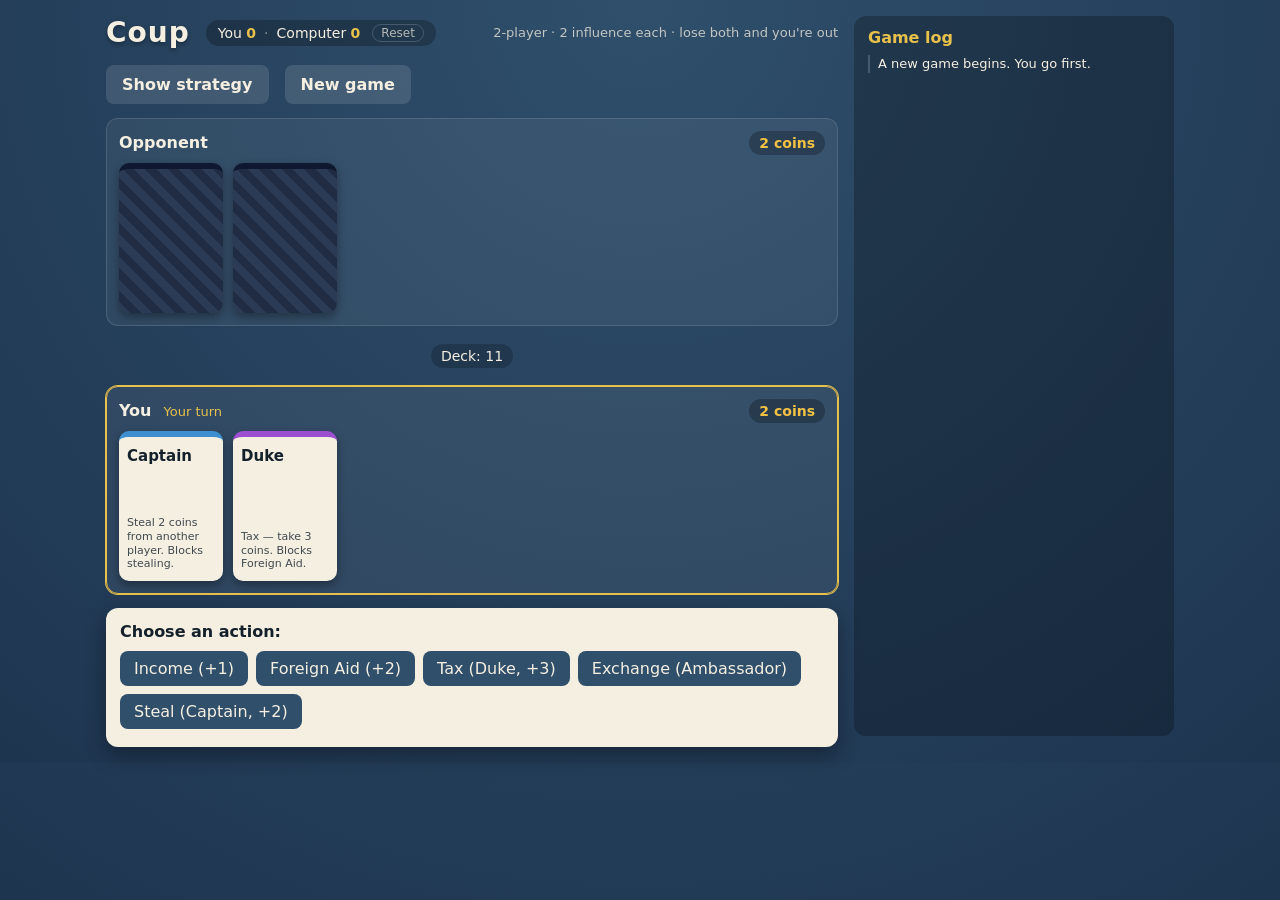
<file: coup/index.html>
<!DOCTYPE html><html lang="en"><head><meta charSet="utf-8"/><meta name="viewport" content="width=device-width, initial-scale=1"/><link rel="stylesheet" href="/coup/_next/static/css/924374eb05aea1cf.css" data-precedence="next"/><link rel="preload" as="script" fetchPriority="low" href="/coup/_next/static/chunks/webpack-d828b237a8eccf3f.js"/><script src="/coup/_next/static/chunks/fd9d1056-95542c12c8153870.js" async=""></script><script src="/coup/_next/static/chunks/23-82697db9ba3133ac.js" async=""></script><script src="/coup/_next/static/chunks/main-app-3fcb7fe4db516190.js" async=""></script><script src="/coup/_next/static/chunks/app/page-fb59030d301a53aa.js" async=""></script><title>Coup</title><meta name="description" content="Play Coup against a computer opponent."/><script src="/coup/_next/static/chunks/polyfills-78c92fac7aa8fdd8.js" noModule=""></script></head><body><main class="layout"><section class="board"><header class="header"><h1>Coup</h1><span class="header__sub">Dealing cards…</span></header></section></main><script src="/coup/_next/static/chunks/webpack-d828b237a8eccf3f.js" async=""></script><script>(self.__next_f=self.__next_f||[]).push([0]);self.__next_f.push([2,null])</script><script>self.__next_f.push([1,"1:HL[\"/coup/_next/static/css/924374eb05aea1cf.css\",\"style\"]\n"])</script><script>self.__next_f.push([1,"2:I[5751,[],\"\"]\n4:I[5582,[\"931\",\"static/chunks/app/page-fb59030d301a53aa.js\"],\"default\"]\n5:I[9275,[],\"\"]\n6:I[1343,[],\"\"]\n8:I[6130,[],\"\"]\n9:[]\n0:[[[\"$\",\"link\",\"0\",{\"rel\":\"stylesheet\",\"href\":\"/coup/_next/static/css/924374eb05aea1cf.css\",\"precedence\":\"next\",\"crossOrigin\":\"$undefined\"}]],[\"$\",\"$L2\",null,{\"buildId\":\"2GOUs_UxoMttyYQdYbypd\",\"assetPrefix\":\"/coup\",\"initialCanonicalUrl\":\"/\",\"initialTree\":[\"\",{\"children\":[\"__PAGE__\",{}]},\"$undefined\",\"$undefined\",true],\"initialSeedData\":[\"\",{\"children\":[\"__PAGE__\",{},[[\"$L3\",[\"$\",\"$L4\",null,{}]],null],null]},[[\"$\",\"html\",null,{\"lang\":\"en\",\"children\":[\"$\",\"body\",null,{\"children\":[\"$\",\"$L5\",null,{\"parallelRouterKey\":\"children\",\"segmentPath\":[\"children\"],\"error\":\"$undefined\",\"errorStyles\":\"$undefined\",\"errorScripts\":\"$undefined\",\"template\":[\"$\",\"$L6\",null,{}],\"templateStyles\":\"$undefined\",\"templateScripts\":\"$undefined\",\"notFound\":[[\"$\",\"title\",null,{\"children\":\"404: This page could not be found.\"}],[\"$\",\"div\",null,{\"style\":{\"fontFamily\":\"system-ui,\\\"Segoe UI\\\",Roboto,Helvetica,Arial,sans-serif,\\\"Apple Color Emoji\\\",\\\"Segoe UI Emoji\\\"\",\"height\":\"100vh\",\"textAlign\":\"center\",\"display\":\"flex\",\"flexDirection\":\"column\",\"alignItems\":\"center\",\"justifyContent\":\"center\"},\"children\":[\"$\",\"div\",null,{\"children\":[[\"$\",\"style\",null,{\"dangerouslySetInnerHTML\":{\"__html\":\"body{color:#000;background:#fff;margin:0}.next-error-h1{border-right:1px solid rgba(0,0,0,.3)}@media (prefers-color-scheme:dark){body{color:#fff;background:#000}.next-error-h1{border-right:1px solid rgba(255,255,255,.3)}}\"}}],[\"$\",\"h1\",null,{\"className\":\"next-error-h1\",\"style\":{\"display\":\"inline-block\",\"margin\":\"0 20px 0 0\",\"padding\":\"0 23px 0 0\",\"fontSize\":24,\"fontWeight\":500,\"verticalAlign\":\"top\",\"lineHeight\":\"49px\"},\"children\":\"404\"}],[\"$\",\"div\",null,{\"style\":{\"display\":\"inline-block\"},\"children\":[\"$\",\"h2\",null,{\"style\":{\"fontSize\":14,\"fontWeight\":400,\"lineHeight\":\"49px\",\"margin\":0},\"children\":\"This page could not be found.\"}]}]]}]}]],\"notFoundStyles\":[],\"styles\":null}]}]}],null],null],\"couldBeIntercepted\":false,\"initialHe"])</script><script>self.__next_f.push([1,"ad\":[null,\"$L7\"],\"globalErrorComponent\":\"$8\",\"missingSlots\":\"$W9\"}]]\n"])</script><script>self.__next_f.push([1,"7:[[\"$\",\"meta\",\"0\",{\"name\":\"viewport\",\"content\":\"width=device-width, initial-scale=1\"}],[\"$\",\"meta\",\"1\",{\"charSet\":\"utf-8\"}],[\"$\",\"title\",\"2\",{\"children\":\"Coup\"}],[\"$\",\"meta\",\"3\",{\"name\":\"description\",\"content\":\"Play Coup against a computer opponent.\"}]]\n3:null\n"])</script></body></html>
</file>
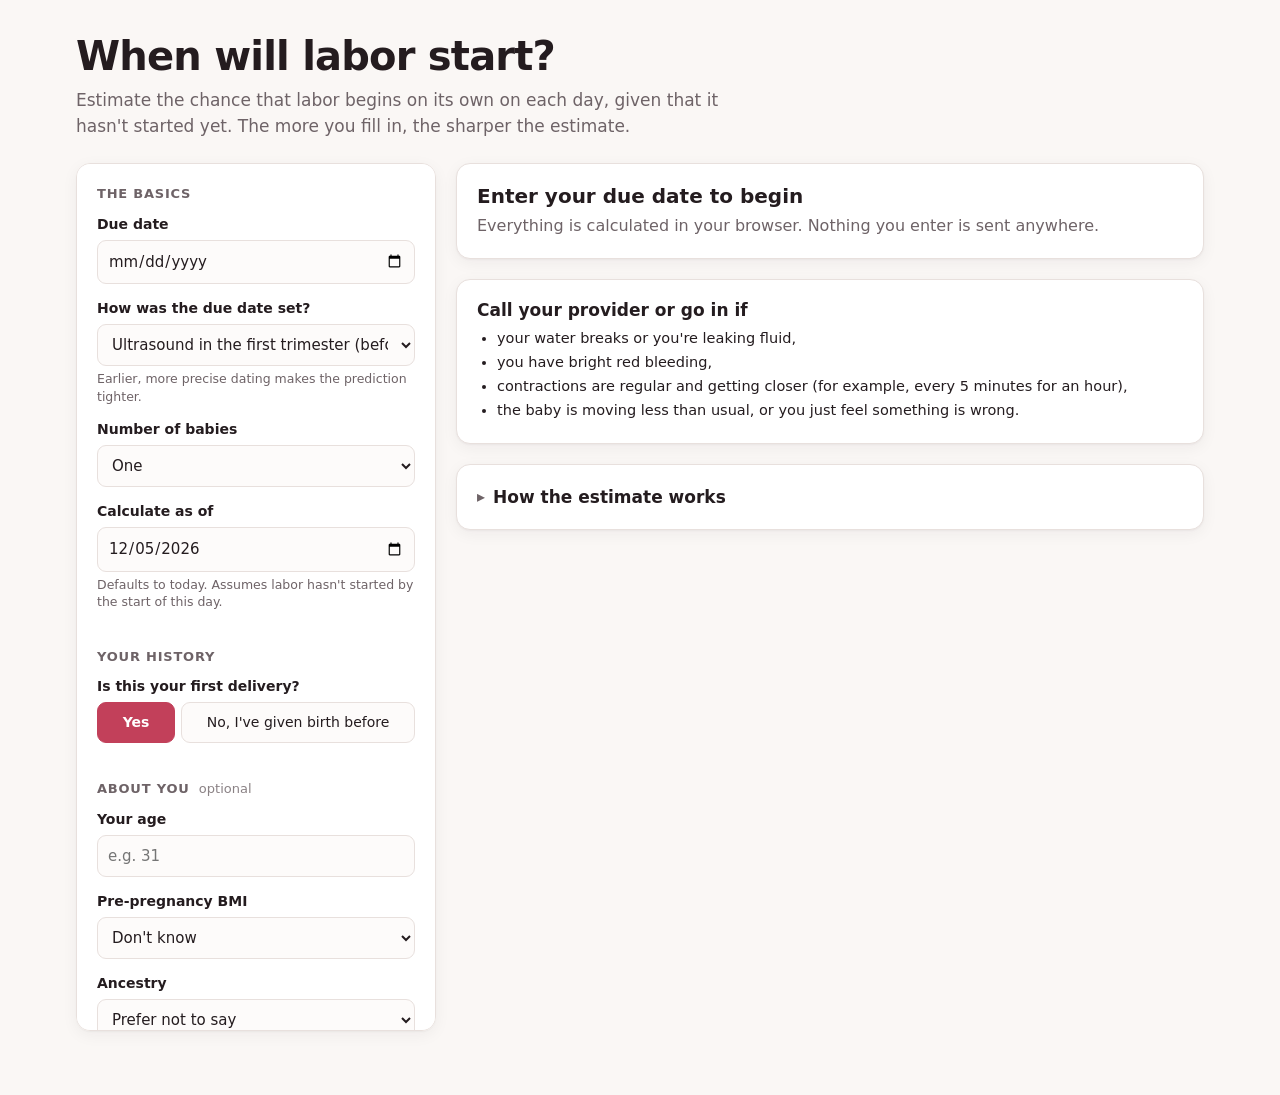
<file: labor/index.html>
<!DOCTYPE html>
<html lang="en">
<head>
  <meta charset="utf-8">
  <meta name="viewport" content="width=device-width, initial-scale=1">
  <title>Labor Day Odds</title>
  <meta name="description" content="Estimate the chance that labor starts on each day, from your due date, first or later baby, dating method and other factors.">
  <link rel="stylesheet" href="style.css">
</head>
<body>
  <main class="wrap">
    <header class="hero">
      <h1>When will labor start?</h1>
      <p class="lede">Estimate the chance that labor begins on its own on each day, given that it hasn't started yet. The more you fill in, the sharper the estimate.</p>
    </header>

    <div class="layout">
      <form id="form" class="panel form" autocomplete="off" novalidate>
        <fieldset>
          <legend>The basics</legend>
          <label class="field">
            <span>Due date</span>
            <input type="date" name="dueDate" required>
          </label>
          <label class="field">
            <span>How was the due date set?</span>
            <select name="dating">
              <option value="us1">Ultrasound in the first trimester (before 14 weeks)</option>
              <option value="ivf">IVF / embryo transfer date</option>
              <option value="us2">Ultrasound after 14 weeks</option>
              <option value="lmp">From my last period only</option>
              <option value="unsure">Not sure</option>
            </select>
            <small>Earlier, more precise dating makes the prediction tighter.</small>
          </label>
          <label class="field" data-show="dating=lmp">
            <span>Typical cycle length (days)</span>
            <input type="number" name="cycle" min="21" max="45" step="1" placeholder="28" inputmode="numeric">
            <small>Leave at 28 if your provider already adjusted the due date for your cycle.</small>
          </label>
          <label class="field">
            <span>Number of babies</span>
            <select name="plurality">
              <option value="1">One</option>
              <option value="2">Twins</option>
            </select>
          </label>
          <label class="field">
            <span>Calculate as of</span>
            <input type="date" name="asOf">
            <small>Defaults to today. Assumes labor hasn't started by the start of this day.</small>
          </label>
        </fieldset>

        <fieldset>
          <legend>Your history</legend>
          <div class="field">
            <span>Is this your first delivery?</span>
            <div class="seg" role="radiogroup">
              <label><input type="radio" name="first" value="yes" checked><span>Yes</span></label>
              <label><input type="radio" name="first" value="no"><span>No, I've given birth before</span></label>
            </div>
          </div>
          <label class="field" data-show="first=no">
            <span>How did your most recent labor start?</span>
            <select name="prevType">
              <option value="spont">On its own</option>
              <option value="induced">Induced</option>
              <option value="cs">Planned C-section (no labor)</option>
              <option value="unknown">Don't remember</option>
            </select>
          </label>
          <div class="field" data-show="first=no&amp;prevType=spont">
            <span>At how many weeks did it start?</span>
            <div class="pair">
              <label><input type="number" name="prevWeeks" min="22" max="44" placeholder="39" inputmode="numeric"><em>weeks</em></label>
              <label><input type="number" name="prevDays" min="0" max="6" placeholder="0" inputmode="numeric"><em>days</em></label>
            </div>
            <small>Pregnancies tend to partly repeat their timing.</small>
          </div>
          <label class="check" data-show="first=no">
            <input type="checkbox" name="prevPreterm">
            <span>I've had a baby before 37 weeks</span>
          </label>
        </fieldset>

        <fieldset>
          <legend>About you <span class="opt">optional</span></legend>
          <label class="field">
            <span>Your age</span>
            <input type="number" name="age" min="13" max="60" placeholder="e.g. 31" inputmode="numeric">
          </label>
          <label class="field">
            <span>Pre-pregnancy BMI</span>
            <select name="bmi">
              <option value="">Don't know</option>
              <option value="under">Under 18.5</option>
              <option value="normal">18.5 – 24.9</option>
              <option value="over">25 – 29.9</option>
              <option value="obese">30 – 34.9</option>
              <option value="obese2">35 or more</option>
            </select>
          </label>
          <label class="field">
            <span>Ancestry</span>
            <select name="ancestry">
              <option value="">Prefer not to say</option>
              <option value="white">White / European</option>
              <option value="black">Black / African / Caribbean</option>
              <option value="sasian">South Asian</option>
              <option value="easian">East or Southeast Asian</option>
              <option value="hispanic">Hispanic / Latina</option>
              <option value="other">Other / mixed</option>
            </select>
            <small>Average pregnancy length differs by a few days between groups in large studies.</small>
          </label>
        </fieldset>

        <fieldset>
          <legend>Right now <span class="opt">optional</span></legend>
          <div class="field">
            <span>Latest cervical check (in the past week)</span>
            <div class="pair">
              <label>
                <select name="dilation">
                  <option value="">Dilation…</option>
                  <option value="0">Closed (0 cm)</option>
                  <option value="1">1 cm</option>
                  <option value="2">2 cm</option>
                  <option value="3">3 cm</option>
                  <option value="4">4 cm or more</option>
                </select>
              </label>
              <label>
                <select name="effacement">
                  <option value="">Effacement…</option>
                  <option value="low">0 – 30%</option>
                  <option value="mid">40 – 50%</option>
                  <option value="high">60 – 70%</option>
                  <option value="full">80% or more</option>
                </select>
              </label>
            </div>
          </div>
          <label class="check"><input type="checkbox" name="show"><span>Lost mucus plug or bloody show</span></label>
          <label class="check"><input type="checkbox" name="sweep"><span>Membrane sweep in the last 48 hours</span></label>
          <label class="check"><input type="checkbox" name="dropped"><span>Baby has "dropped"</span></label>
          <label class="field">
            <span>Scheduled induction or C-section date</span>
            <input type="date" name="inductionDate">
          </label>
        </fieldset>

        <button type="button" id="reset" class="link">Clear all answers</button>
      </form>

      <section class="results" aria-live="polite">
        <div id="empty" class="panel empty">
          <h2>Enter your due date to begin</h2>
          <p>Everything is calculated in your browser. Nothing you enter is sent anywhere.</p>
        </div>

        <div id="out" hidden>
          <div id="msg" class="panel note" hidden></div>

          <div class="panel">
            <p class="status" id="status"></p>
            <div class="stats" id="stats"></div>
          </div>

          <div class="panel">
            <div class="chart-head">
              <h2>Chance labor starts on each day</h2>
              <div class="legend">
                <span><i class="sw bar"></i>That day</span>
                <span><i class="sw line"></i>By that day</span>
              </div>
            </div>
            <div class="chart" id="chart"></div>
            <p class="foot" id="chartFoot"></p>
          </div>

          <div class="panel">
            <h2>What went into this</h2>
            <ul class="factors" id="factors"></ul>
          </div>

          <details class="panel table-wrap">
            <summary><h2>Day-by-day table</h2></summary>
            <div class="scroller">
              <table>
                <thead>
                  <tr>
                    <th>Date</th>
                    <th>Pregnancy</th>
                    <th title="Chance labor starts on this day, as of today">That day</th>
                    <th title="If you reach this day without labor, the chance it starts that day">If you get there</th>
                    <th title="Chance labor has started by the end of this day">By end of day</th>
                  </tr>
                </thead>
                <tbody id="rows"></tbody>
              </table>
            </div>
          </details>
        </div>

        <aside class="panel care">
          <h2>Call your provider or go in if</h2>
          <ul>
            <li>your water breaks or you're leaking fluid,</li>
            <li>you have bright red bleeding,</li>
            <li>contractions are regular and getting closer (for example, every 5 minutes for an hour),</li>
            <li>the baby is moving less than usual, or you just feel something is wrong.</li>
          </ul>
        </aside>

        <details class="panel method">
          <summary><h2>How the estimate works</h2></summary>
          <p>The timing of spontaneous labor is modelled as a smooth distribution of pregnancy length centred a few days past the due date for a first baby (about 40w3d) and a day past it for later babies (about 40w1d), with a small early tail for preterm labor. Its spread depends on how the due date was set: an early ultrasound or IVF date pins it down better than a last period alone.</p>
          <p>Personal factors nudge the centre by a day or a few: your last labor's timing (pregnancy lengths are moderately correlated, so about a third of the difference carries over), cycle length when dated by period, age, BMI and ancestry. A previous preterm birth enlarges the early tail.</p>
          <p>Things happening now — cervical dilation and effacement, show, a recent sweep — multiply the day-to-day chance of labor for a week or two, then fade back. The whole picture is then conditioned on labor not having started yet, so the odds update as each day passes. A scheduled induction or C-section ends the forecast on that date.</p>
          <p>The baseline figures follow large studies of spontaneous labor timing (for example Mittendorf et al. 1990, Smith 2001, Jukic et al. 2013), ethnic differences in gestation length (Patel et al. 2004), recurrence of gestation length between pregnancies, and Cochrane reviews of membrane sweeping. Effect sizes are rounded and simplified, so read the results as a reasonable guide rather than a clinical prediction. Twins in particular are a rough sketch.</p>
          <p class="fine">Not medical advice. Your provider knows things this page doesn't.</p>
        </details>
      </section>
    </div>
  </main>

  <div id="tip" class="tip" hidden></div>

  <script src="model.js"></script>
  <script src="app.js"></script>
</body>
</html>
</file>
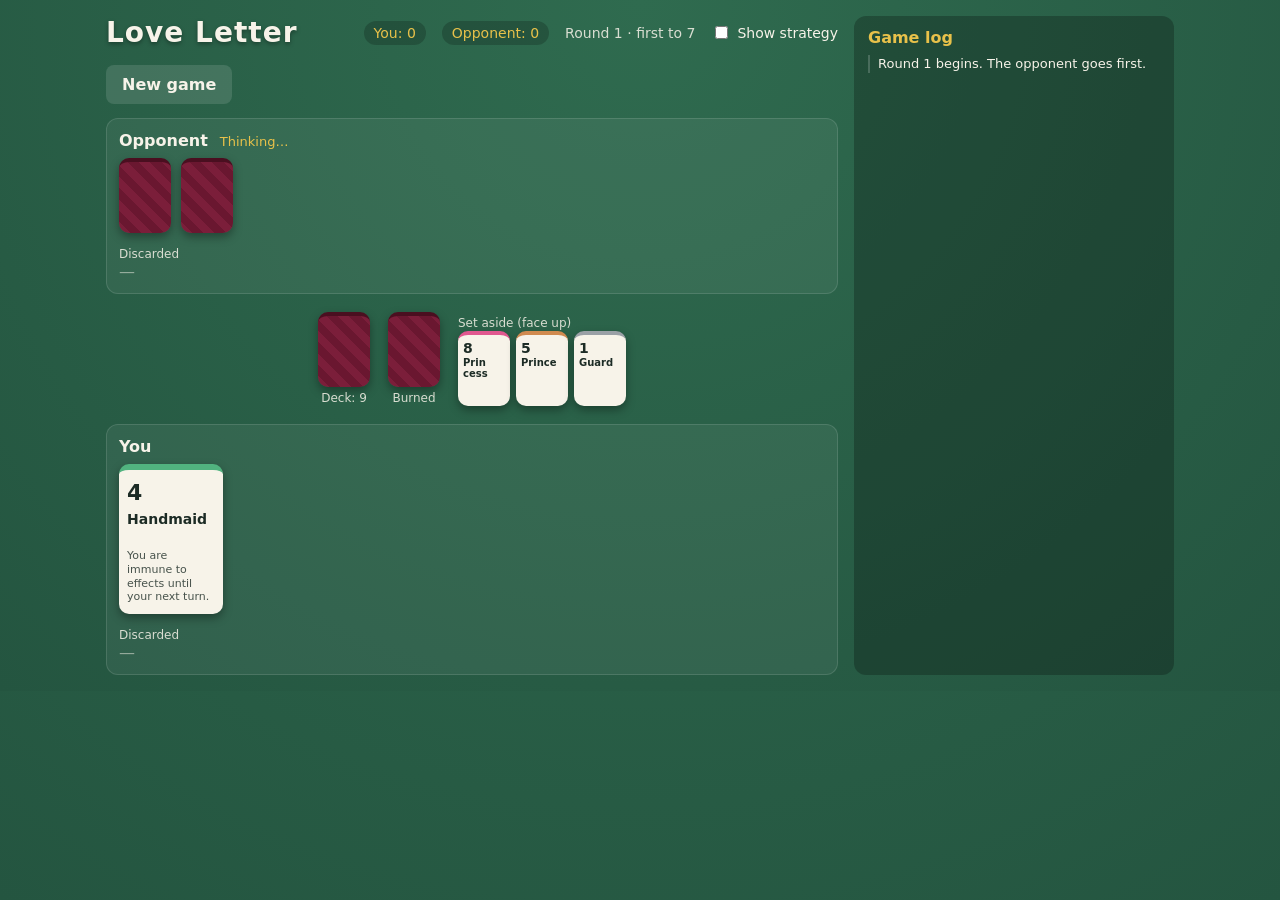
<file: loveletter/index.html>
<!DOCTYPE html><html lang="en"><head><meta charSet="utf-8"/><meta name="viewport" content="width=device-width, initial-scale=1"/><link rel="stylesheet" href="/loveletter/_next/static/css/e32fcc0d17db2cd8.css" data-precedence="next"/><link rel="preload" as="script" fetchPriority="low" href="/loveletter/_next/static/chunks/webpack-79293483d35bbd9d.js"/><script src="/loveletter/_next/static/chunks/fd9d1056-95542c12c8153870.js" async=""></script><script src="/loveletter/_next/static/chunks/23-5751b0e3e2856630.js" async=""></script><script src="/loveletter/_next/static/chunks/main-app-f464a1126480c618.js" async=""></script><script src="/loveletter/_next/static/chunks/app/page-6de2d2efa5b1ab01.js" async=""></script><title>Love Letter</title><meta name="description" content="Play Love Letter against a computer opponent."/><script src="/loveletter/_next/static/chunks/polyfills-78c92fac7aa8fdd8.js" noModule=""></script></head><body><main class="layout"><section class="board"><header class="header"><h1>Love Letter</h1><div class="scores"><span class="round">Dealing cards…</span></div></header></section></main><script src="/loveletter/_next/static/chunks/webpack-79293483d35bbd9d.js" async=""></script><script>(self.__next_f=self.__next_f||[]).push([0]);self.__next_f.push([2,null])</script><script>self.__next_f.push([1,"1:HL[\"/loveletter/_next/static/css/e32fcc0d17db2cd8.css\",\"style\"]\n"])</script><script>self.__next_f.push([1,"2:I[5751,[],\"\"]\n4:I[661,[\"931\",\"static/chunks/app/page-6de2d2efa5b1ab01.js\"],\"default\"]\n5:I[9275,[],\"\"]\n6:I[1343,[],\"\"]\n8:I[6130,[],\"\"]\n9:[]\n0:[[[\"$\",\"link\",\"0\",{\"rel\":\"stylesheet\",\"href\":\"/loveletter/_next/static/css/e32fcc0d17db2cd8.css\",\"precedence\":\"next\",\"crossOrigin\":\"$undefined\"}]],[\"$\",\"$L2\",null,{\"buildId\":\"rgDI9wOChesFyu2dTCN46\",\"assetPrefix\":\"/loveletter\",\"initialCanonicalUrl\":\"/\",\"initialTree\":[\"\",{\"children\":[\"__PAGE__\",{}]},\"$undefined\",\"$undefined\",true],\"initialSeedData\":[\"\",{\"children\":[\"__PAGE__\",{},[[\"$L3\",[\"$\",\"$L4\",null,{}]],null],null]},[[\"$\",\"html\",null,{\"lang\":\"en\",\"children\":[\"$\",\"body\",null,{\"children\":[\"$\",\"$L5\",null,{\"parallelRouterKey\":\"children\",\"segmentPath\":[\"children\"],\"error\":\"$undefined\",\"errorStyles\":\"$undefined\",\"errorScripts\":\"$undefined\",\"template\":[\"$\",\"$L6\",null,{}],\"templateStyles\":\"$undefined\",\"templateScripts\":\"$undefined\",\"notFound\":[[\"$\",\"title\",null,{\"children\":\"404: This page could not be found.\"}],[\"$\",\"div\",null,{\"style\":{\"fontFamily\":\"system-ui,\\\"Segoe UI\\\",Roboto,Helvetica,Arial,sans-serif,\\\"Apple Color Emoji\\\",\\\"Segoe UI Emoji\\\"\",\"height\":\"100vh\",\"textAlign\":\"center\",\"display\":\"flex\",\"flexDirection\":\"column\",\"alignItems\":\"center\",\"justifyContent\":\"center\"},\"children\":[\"$\",\"div\",null,{\"children\":[[\"$\",\"style\",null,{\"dangerouslySetInnerHTML\":{\"__html\":\"body{color:#000;background:#fff;margin:0}.next-error-h1{border-right:1px solid rgba(0,0,0,.3)}@media (prefers-color-scheme:dark){body{color:#fff;background:#000}.next-error-h1{border-right:1px solid rgba(255,255,255,.3)}}\"}}],[\"$\",\"h1\",null,{\"className\":\"next-error-h1\",\"style\":{\"display\":\"inline-block\",\"margin\":\"0 20px 0 0\",\"padding\":\"0 23px 0 0\",\"fontSize\":24,\"fontWeight\":500,\"verticalAlign\":\"top\",\"lineHeight\":\"49px\"},\"children\":\"404\"}],[\"$\",\"div\",null,{\"style\":{\"display\":\"inline-block\"},\"children\":[\"$\",\"h2\",null,{\"style\":{\"fontSize\":14,\"fontWeight\":400,\"lineHeight\":\"49px\",\"margin\":0},\"children\":\"This page could not be found.\"}]}]]}]}]],\"notFoundStyles\":[],\"styles\":null}]}]}],null],null],\"couldBeIntercepted\":false"])</script><script>self.__next_f.push([1,",\"initialHead\":[null,\"$L7\"],\"globalErrorComponent\":\"$8\",\"missingSlots\":\"$W9\"}]]\n"])</script><script>self.__next_f.push([1,"7:[[\"$\",\"meta\",\"0\",{\"name\":\"viewport\",\"content\":\"width=device-width, initial-scale=1\"}],[\"$\",\"meta\",\"1\",{\"charSet\":\"utf-8\"}],[\"$\",\"title\",\"2\",{\"children\":\"Love Letter\"}],[\"$\",\"meta\",\"3\",{\"name\":\"description\",\"content\":\"Play Love Letter against a computer opponent.\"}]]\n3:null\n"])</script></body></html>
</file>
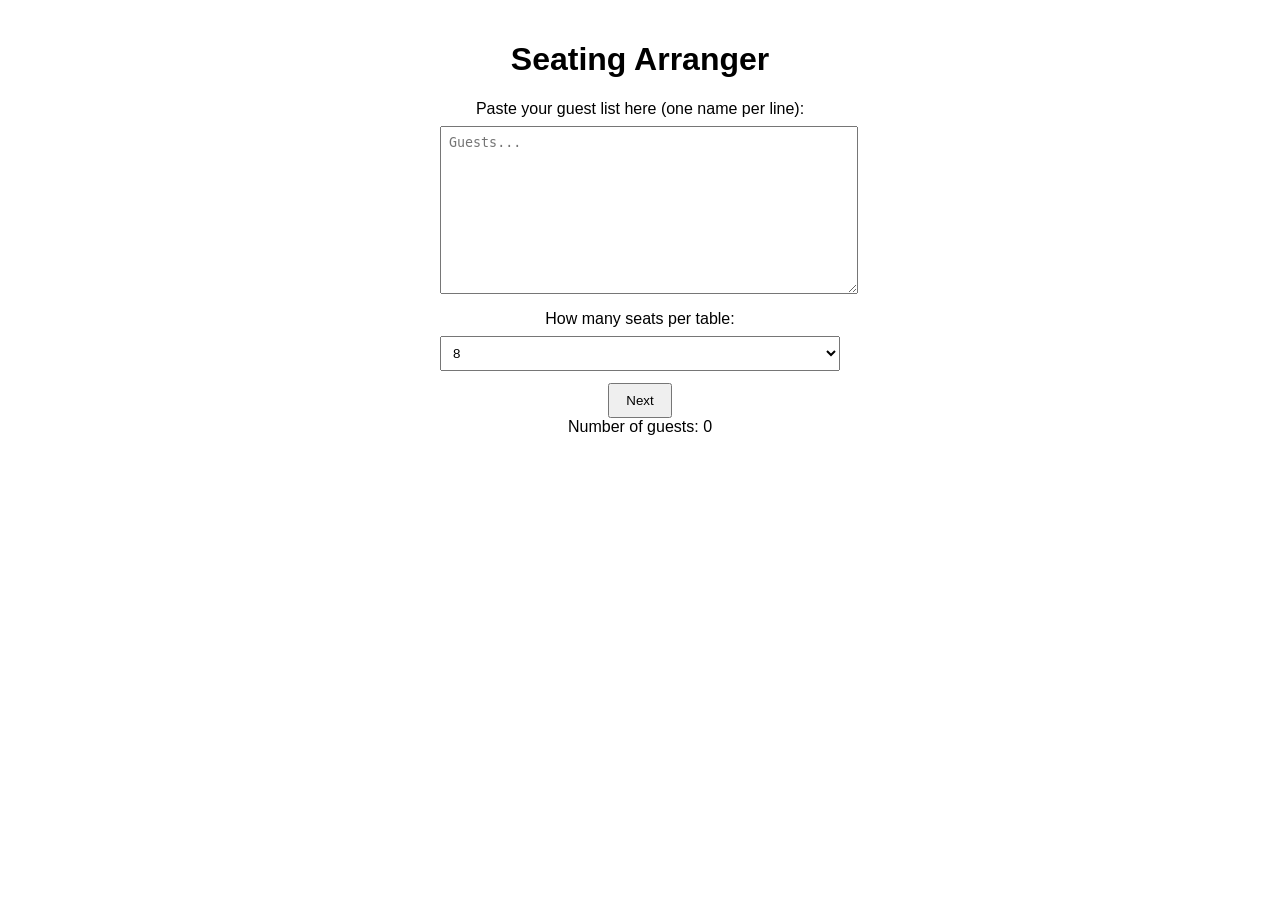
<file: seating/index.html>
<!doctype html><html lang="en"><head><meta charset="utf-8"/><link rel="icon" href="./favicon.ico"/><meta name="viewport" content="width=device-width,initial-scale=1"/><meta name="theme-color" content="#000000"/><meta name="description" content="Web site created using create-react-app"/><link rel="apple-touch-icon" href="./logo192.png"/><link rel="manifest" href="./manifest.json"/><title>React App</title><script defer="defer" src="./static/js/main.c8b65cfb.js"></script><link href="./static/css/main.d53de447.css" rel="stylesheet"></head><body><noscript>You need to enable JavaScript to run this app.</noscript><div id="root"></div><canvas id="graph"></canvas></body></html>
</file>
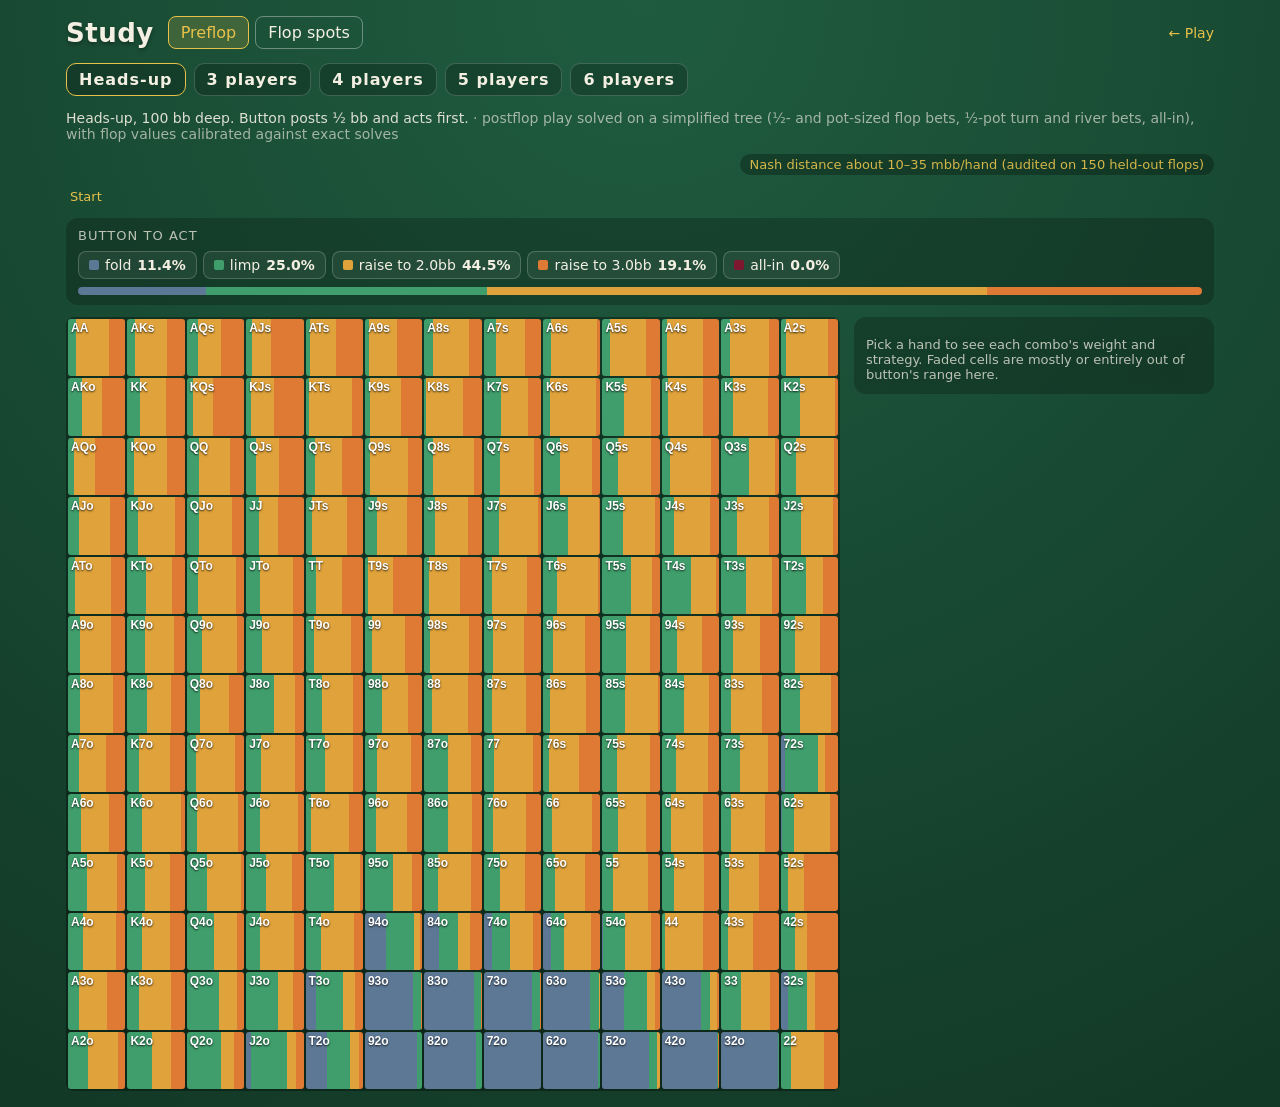
<file: poker/study.html>
<!DOCTYPE html><html lang="en"><head><meta charSet="utf-8"/><meta name="viewport" content="width=device-width, initial-scale=1"/><link rel="stylesheet" href="/poker/_next/static/css/0cc15b170636d45a.css" data-precedence="next"/><link rel="preload" as="script" fetchPriority="low" href="/poker/_next/static/chunks/webpack-eb20d3d093122c12.js"/><script src="/poker/_next/static/chunks/fd9d1056-4b87d5bb1aa946b3.js" async=""></script><script src="/poker/_next/static/chunks/23-e994fd6b0c422cda.js" async=""></script><script src="/poker/_next/static/chunks/main-app-01e000962ce2904d.js" async=""></script><script src="/poker/_next/static/chunks/app/study/page-8dc758e965f32287.js" async=""></script><title>Hold&#x27;em Study</title><meta name="description" content="Browse solved heads-up hold&#x27;em strategies hand by hand: preflop charts and exact flop solutions."/><script src="/poker/_next/static/chunks/polyfills-78c92fac7aa8fdd8.js" noModule=""></script></head><body><main class="study"><header class="study__head"><h1>Study</h1><nav class="study__tabs" aria-label="Street"><button class="btn btn--on" disabled="">Preflop</button><button class="btn" disabled="">Flop spots</button></nav><a class="study__back" href="/poker/">← Play</a></header><p class="hint">Loading…</p></main><script src="/poker/_next/static/chunks/webpack-eb20d3d093122c12.js" async=""></script><script>(self.__next_f=self.__next_f||[]).push([0]);self.__next_f.push([2,null])</script><script>self.__next_f.push([1,"1:HL[\"/poker/_next/static/css/0cc15b170636d45a.css\",\"style\"]\n"])</script><script>self.__next_f.push([1,"2:I[5751,[],\"\"]\n4:I[7310,[\"768\",\"static/chunks/app/study/page-8dc758e965f32287.js\"],\"default\"]\n5:I[9275,[],\"\"]\n6:I[1343,[],\"\"]\n8:I[6130,[],\"\"]\n9:[]\n"])</script><script>self.__next_f.push([1,"0:[[[\"$\",\"link\",\"0\",{\"rel\":\"stylesheet\",\"href\":\"/poker/_next/static/css/0cc15b170636d45a.css\",\"precedence\":\"next\",\"crossOrigin\":\"$undefined\"}]],[\"$\",\"$L2\",null,{\"buildId\":\"s7KXMXqJrFJdk5DcCre7L\",\"assetPrefix\":\"/poker\",\"initialCanonicalUrl\":\"/study\",\"initialTree\":[\"\",{\"children\":[\"study\",{\"children\":[\"__PAGE__\",{}]}]},\"$undefined\",\"$undefined\",true],\"initialSeedData\":[\"\",{\"children\":[\"study\",{\"children\":[\"__PAGE__\",{},[[\"$L3\",[\"$\",\"$L4\",null,{}]],null],null]},[\"$\",\"$L5\",null,{\"parallelRouterKey\":\"children\",\"segmentPath\":[\"children\",\"study\",\"children\"],\"error\":\"$undefined\",\"errorStyles\":\"$undefined\",\"errorScripts\":\"$undefined\",\"template\":[\"$\",\"$L6\",null,{}],\"templateStyles\":\"$undefined\",\"templateScripts\":\"$undefined\",\"notFound\":\"$undefined\",\"notFoundStyles\":\"$undefined\",\"styles\":null}],null]},[[\"$\",\"html\",null,{\"lang\":\"en\",\"children\":[\"$\",\"body\",null,{\"children\":[\"$\",\"$L5\",null,{\"parallelRouterKey\":\"children\",\"segmentPath\":[\"children\"],\"error\":\"$undefined\",\"errorStyles\":\"$undefined\",\"errorScripts\":\"$undefined\",\"template\":[\"$\",\"$L6\",null,{}],\"templateStyles\":\"$undefined\",\"templateScripts\":\"$undefined\",\"notFound\":[[\"$\",\"title\",null,{\"children\":\"404: This page could not be found.\"}],[\"$\",\"div\",null,{\"style\":{\"fontFamily\":\"system-ui,\\\"Segoe UI\\\",Roboto,Helvetica,Arial,sans-serif,\\\"Apple Color Emoji\\\",\\\"Segoe UI Emoji\\\"\",\"height\":\"100vh\",\"textAlign\":\"center\",\"display\":\"flex\",\"flexDirection\":\"column\",\"alignItems\":\"center\",\"justifyContent\":\"center\"},\"children\":[\"$\",\"div\",null,{\"children\":[[\"$\",\"style\",null,{\"dangerouslySetInnerHTML\":{\"__html\":\"body{color:#000;background:#fff;margin:0}.next-error-h1{border-right:1px solid rgba(0,0,0,.3)}@media (prefers-color-scheme:dark){body{color:#fff;background:#000}.next-error-h1{border-right:1px solid rgba(255,255,255,.3)}}\"}}],[\"$\",\"h1\",null,{\"className\":\"next-error-h1\",\"style\":{\"display\":\"inline-block\",\"margin\":\"0 20px 0 0\",\"padding\":\"0 23px 0 0\",\"fontSize\":24,\"fontWeight\":500,\"verticalAlign\":\"top\",\"lineHeight\":\"49px\"},\"children\":\"404\"}],[\"$\",\"div\",null,{\"style\":{\"display\":\"inline-block\"},\"children\":[\"$\",\"h2\",null,{\"style\":{\"fontSize\":14,\"fontWeight\":400,\"lineHeight\":\"49px\",\"margin\":0},\"children\":\"This page could not be found.\"}]}]]}]}]],\"notFoundStyles\":[],\"styles\":null}]}]}],null],null],\"couldBeIntercepted\":false,\"initialHead\":[null,\"$L7\"],\"globalErrorComponent\":\"$8\",\"missingSlots\":\"$W9\"}]]\n"])</script><script>self.__next_f.push([1,"7:[[\"$\",\"meta\",\"0\",{\"name\":\"viewport\",\"content\":\"width=device-width, initial-scale=1\"}],[\"$\",\"meta\",\"1\",{\"charSet\":\"utf-8\"}],[\"$\",\"title\",\"2\",{\"children\":\"Hold'em Study\"}],[\"$\",\"meta\",\"3\",{\"name\":\"description\",\"content\":\"Browse solved heads-up hold'em strategies hand by hand: preflop charts and exact flop solutions.\"}]]\n3:null\n"])</script></body></html>
</file>
<file: coup/_next/static/css/924374eb05aea1cf.css>
:root{--felt:#2f4f6b;--felt-dark:#1e3550;--ink:#14212b;--paper:#f5efe2;--gold:#e8c14a;--coin:#f3c243;--shadow:rgba(0,0,0,.35);--danger:#c0394a;--good:#51b37f}*{box-sizing:border-box}body,html{margin:0;padding:0;min-height:100%;font-family:ui-sans-serif,system-ui,-apple-system,Segoe UI,Roboto,Helvetica,Arial,sans-serif;color:var(--ink);background:radial-gradient(circle at 50% 0,var(--felt) 0,var(--felt-dark) 100%)}.layout{display:grid;grid-template-columns:minmax(0,1fr) 320px;grid-gap:16px;gap:16px;max-width:1100px;margin:0 auto;padding:16px}@media (max-width:860px){.layout{grid-template-columns:1fr}}.header{display:flex;align-items:center;gap:16px;flex-wrap:wrap;color:var(--paper)}.header h1{margin:0;font-size:28px;letter-spacing:1px;text-shadow:0 2px 4px var(--shadow)}.scoreboard{display:flex;align-items:center;gap:8px;padding:4px 12px;border-radius:999px;background:rgba(0,0,0,.25);font-size:14px}.scoreboard strong{color:var(--gold);font-feature-settings:"tnum";font-variant-numeric:tabular-nums}.scoreboard__sep{opacity:.5}.scoreboard__reset{margin-left:4px;padding:1px 8px;border:1px solid hsla(0,0%,100%,.25);border-radius:999px;background:transparent;color:inherit;font:inherit;font-size:12px;opacity:.7;cursor:pointer}.scoreboard__reset:hover{opacity:1;border-color:var(--gold)}.header__sub{opacity:.75;font-size:13px;margin-left:auto}.board{display:flex;flex-direction:column;gap:14px}.strip{background:hsla(0,0%,100%,.06);border:1px solid hsla(0,0%,100%,.12);border-radius:12px;padding:12px;color:var(--paper)}.strip--out{opacity:.55}.strip--turn{border-color:var(--gold);box-shadow:0 0 0 1px var(--gold)}.strip__info{display:flex;align-items:baseline;gap:12px;margin-bottom:8px;flex-wrap:wrap}.strip__label{font-weight:700;font-size:16px}.strip__status{font-size:13px;color:var(--gold)}.strip__coins{font-size:14px;margin-left:auto;background:rgba(0,0,0,.25);padding:4px 10px;border-radius:999px;color:var(--coin);font-weight:700;font-feature-settings:"tnum";font-variant-numeric:tabular-nums}.hand{display:flex;gap:10px;flex-wrap:wrap}.revealed{margin-top:10px}.revealed__cards{display:flex;gap:6px;flex-wrap:wrap}.pile__label{font-size:12px;opacity:.85;display:block;margin-bottom:4px}.muted{opacity:.5}.center{display:flex;align-items:center;gap:18px;flex-wrap:wrap;justify-content:center;color:var(--paper);padding:4px 0;font-size:14px}.center__chip{background:rgba(0,0,0,.2);padding:4px 10px;border-radius:999px}.card{position:relative;width:104px;height:150px;border-radius:10px;border:none;padding:10px 8px;text-align:left;background:var(--paper);color:var(--ink);box-shadow:0 4px 10px var(--shadow);display:flex;flex-direction:column;gap:6px;font:inherit;cursor:default;border-top:6px solid var(--gold)}.card--small{width:64px;height:92px;padding:6px;border-top-width:4px;gap:3px}.card__name{font-weight:800;font-size:15px}.card--small .card__name{font-size:11px;line-height:1.1}.card__effect{font-size:11px;line-height:1.25;opacity:.8;margin-top:auto}.card--lost{background:#d4cbb6;opacity:.75}.card--lost:after{content:"OUT";position:absolute;top:50%;left:0;right:0;text-align:center;font-weight:800;font-size:14px;color:var(--danger);letter-spacing:2px;transform:translateY(-50%)}.card--back{background:repeating-linear-gradient(45deg,#2b3a55,#2b3a55 8px,#1f2c44 0,#1f2c44 16px);border-top:6px solid #0e1830;color:transparent}.card--small.card--back{border-top-width:4px}.card--duke{border-top-color:#9c4fd0}.card--assassin{border-top-color:#1c1c1c}.card--captain{border-top-color:#3e8fd0}.card--ambassador{border-top-color:#51b37f}.card--contessa{border-top-color:#d04f6c}.card--selectable{cursor:pointer;transition:transform .12s ease,box-shadow .12s ease}.card--selectable:hover{transform:translateY(-8px);box-shadow:0 10px 18px var(--shadow)}.card--selected{outline:3px solid var(--gold)}.card--disabled{opacity:.45;cursor:not-allowed}.prompt{background:var(--paper);border-radius:12px;padding:14px;box-shadow:0 8px 20px var(--shadow)}.prompt p{margin:0 0 10px;font-weight:600}.prompt__choices{display:flex;flex-wrap:wrap;gap:8px;margin-bottom:4px}.choice{background:var(--felt);color:var(--paper);border:none;border-radius:8px;padding:8px 14px;font:inherit;cursor:pointer}.choice:hover{background:var(--felt-dark)}.choice--danger{background:var(--danger)}.choice--danger:hover{filter:brightness(.92)}.choice--good{background:var(--good);color:var(--ink)}.choice--good:hover{filter:brightness(.95)}.choice--disabled{opacity:.4;cursor:not-allowed}.choice__hint{display:inline-block;margin-left:8px;padding:1px 7px;border-radius:999px;background:rgba(0,0,0,.35);color:var(--gold);font-size:12px;font-weight:700;font-feature-settings:"tnum";font-variant-numeric:tabular-nums}.prompt p.prompt__note{margin:8px 0 0;font-size:12px;font-weight:400;opacity:.65}.cardpick{display:flex;flex-direction:column;align-items:center;gap:4px}.cardpick__pct{font-size:12px;font-weight:700;color:var(--gold);background:rgba(0,0,0,.35);padding:1px 8px;border-radius:999px;font-feature-settings:"tnum";font-variant-numeric:tabular-nums}.btn{background:var(--gold);color:var(--ink);border:none;border-radius:8px;padding:10px 16px;font:inherit;font-weight:700;cursor:pointer}.btn:hover{filter:brightness(1.05)}.btn--ghost{background:hsla(0,0%,100%,.12);color:var(--paper)}.btn--active{background:var(--gold);color:var(--ink)}.btn:disabled{opacity:.45;cursor:not-allowed}.overlay{position:fixed;inset:0;background:rgba(0,0,0,.55);display:flex;align-items:center;justify-content:center;padding:16px;z-index:10}.modal{background:var(--paper);border-radius:16px;padding:24px;max-width:460px;text-align:center;box-shadow:0 16px 40px var(--shadow)}.modal h2{margin:0 0 8px}.modal__buttons{display:flex;justify-content:center;gap:10px;margin-top:16px}.toast{position:fixed;top:18px;left:50%;z-index:20;max-width:min(80vw,460px);padding:11px 20px;border-radius:999px;background:rgba(20,30,25,.92);color:var(--paper);font-weight:600;font-size:15px;text-align:center;box-shadow:0 8px 22px var(--shadow);border-left:5px solid var(--gold);pointer-events:none;animation:toast-in-out 2.6s ease forwards}.toast--good{border-left-color:var(--good)}.toast--bad{border-left-color:var(--danger)}.toast--info{border-left-color:var(--gold)}@keyframes toast-in-out{0%{opacity:0;transform:translate(-50%,-14px)}8%{opacity:1;transform:translate(-50%)}85%{opacity:1;transform:translate(-50%)}to{opacity:0;transform:translate(-50%,-8px)}}.log{background:rgba(0,0,0,.25);border-radius:12px;padding:12px 14px;color:var(--paper);max-height:80vh;overflow:auto}.log h2{margin:0 0 8px;font-size:16px;color:var(--gold)}.log ol{list-style:none;margin:0;padding:0;display:flex;flex-direction:column;gap:6px;font-size:13px;line-height:1.35}.log li{border-left:2px solid hsla(0,0%,100%,.18);padding-left:8px}.log--private{border-left-color:var(--gold);color:var(--gold)}.exchange-pool{display:flex;gap:10px;flex-wrap:wrap;margin:6px 0 10px}.modal__detail{font-size:12px;opacity:.6;word-break:break-word}
</file>
<file: labor/style.css>
:root {
  --bg: #faf7f5;
  --panel: #ffffff;
  --ink: #241c1f;
  --muted: #6e6367;
  --line: #e8e0dd;
  --field: #fdfbfa;
  --accent: #c2405a;
  --accent-soft: #f3d5dc;
  --accent-ink: #ffffff;
  --cum: #2f5d7c;
  --due: #8a7a2f;
  --note-bg: #fff6e5;
  --note-line: #f0d9a8;
  --good: #2f7c5d;
  --shadow: 0 1px 2px rgba(36, 28, 31, .04), 0 4px 16px rgba(36, 28, 31, .05);
  color-scheme: light;
}
@media (prefers-color-scheme: dark) {
  :root:not([data-theme="light"]) {
    --bg: #161214;
    --panel: #1f1a1c;
    --ink: #f1eaec;
    --muted: #a99ea2;
    --line: #362e31;
    --field: #191517;
    --accent: #ec6f88;
    --accent-soft: #4a2630;
    --accent-ink: #1b1114;
    --cum: #79b4dc;
    --due: #d6c26a;
    --note-bg: #2c2516;
    --note-line: #5a4a22;
    --good: #6cc59f;
    --shadow: none;
    color-scheme: dark;
  }
}
:root[data-theme="dark"] {
  --bg: #161214; --panel: #1f1a1c; --ink: #f1eaec; --muted: #a99ea2; --line: #362e31;
  --field: #191517; --accent: #ec6f88; --accent-soft: #4a2630; --accent-ink: #1b1114;
  --cum: #79b4dc; --due: #d6c26a; --note-bg: #2c2516; --note-line: #5a4a22; --good: #6cc59f;
  --shadow: none; color-scheme: dark;
}

* { box-sizing: border-box; }
html { -webkit-text-size-adjust: 100%; }
body {
  margin: 0;
  background: var(--bg);
  color: var(--ink);
  font: 16px/1.5 system-ui, -apple-system, "Segoe UI", Roboto, Helvetica, Arial, sans-serif;
}
h1, h2 { line-height: 1.2; margin: 0; }
h1 { font-size: clamp(28px, 5vw, 40px); letter-spacing: -0.02em; }
h2 { font-size: 17px; font-weight: 650; }

.wrap { max-width: 1160px; margin: 0 auto; padding: 32px 16px 64px; }
.hero { margin-bottom: 24px; max-width: 680px; }
.lede { color: var(--muted); margin: 8px 0 0; font-size: 17px; }

.layout { display: grid; gap: 20px; grid-template-columns: minmax(0, 1fr); }
@media (min-width: 900px) {
  .layout { grid-template-columns: 360px minmax(0, 1fr); align-items: start; }
  .form { position: sticky; top: 16px; max-height: calc(100vh - 32px); overflow-y: auto; }
}

.panel {
  background: var(--panel);
  border: 1px solid var(--line);
  border-radius: 14px;
  padding: 20px;
  box-shadow: var(--shadow);
}
.results { display: grid; gap: 20px; min-width: 0; }
.results > #out { display: grid; gap: 20px; min-width: 0; }
.results > #out[hidden] { display: none; }

/* Form */
fieldset { border: 0; margin: 0 0 22px; padding: 0; min-width: 0; }
legend { font-weight: 650; font-size: 13px; text-transform: uppercase; letter-spacing: .06em; color: var(--muted); margin-bottom: 10px; padding: 0; }
.opt { text-transform: none; letter-spacing: 0; font-weight: 400; opacity: .8; margin-left: 4px; }
.field { display: block; margin-bottom: 14px; }
.field > span { display: block; font-size: 14px; font-weight: 550; margin-bottom: 5px; }
.field small { display: block; color: var(--muted); font-size: 12.5px; margin-top: 4px; line-height: 1.4; }
input[type=date], input[type=number], select {
  width: 100%;
  font: inherit;
  font-size: 15px;
  color: var(--ink);
  background: var(--field);
  border: 1px solid var(--line);
  border-radius: 9px;
  padding: 9px 10px;
  min-height: 42px;
}
input:focus-visible, select:focus-visible, .seg input:focus-visible + span, .check input:focus-visible {
  outline: 2px solid var(--accent);
  outline-offset: 1px;
}
.pair { display: grid; grid-template-columns: 1fr 1fr; gap: 8px; }
.pair label { position: relative; display: block; min-width: 0; }
.pair em { position: absolute; right: 10px; top: 50%; transform: translateY(-50%); font-style: normal; font-size: 13px; color: var(--muted); pointer-events: none; }
.pair input { padding-right: 52px; }

.seg { display: flex; flex-wrap: wrap; gap: 6px; }
.seg label { flex: 1 1 auto; }
.seg input { position: absolute; opacity: 0; pointer-events: none; }
.seg span {
  display: block; text-align: center; cursor: pointer;
  padding: 9px 12px; border-radius: 9px; border: 1px solid var(--line);
  font-size: 14px; background: var(--field);
}
.seg input:checked + span { background: var(--accent); border-color: var(--accent); color: var(--accent-ink); font-weight: 600; }

.check { display: flex; gap: 10px; align-items: flex-start; font-size: 14.5px; margin: 0 0 12px; cursor: pointer; }
.check input { width: 18px; height: 18px; margin: 2px 0 0; accent-color: var(--accent); flex: none; }

[data-show][hidden] { display: none !important; }

button.link { background: none; border: 0; color: var(--muted); font: inherit; font-size: 14px; text-decoration: underline; cursor: pointer; padding: 0; }
button.link:hover { color: var(--ink); }

/* Results */
.empty h2 { font-size: 20px; margin-bottom: 6px; }
.empty p { margin: 0; color: var(--muted); }
.note { background: var(--note-bg); border-color: var(--note-line); }
.note p { margin: 0; }
.status { margin: 0 0 16px; color: var(--muted); }
.status strong { color: var(--ink); }

.stats { display: grid; grid-template-columns: repeat(auto-fit, minmax(150px, 1fr)); gap: 12px; }
.stat { border: 1px solid var(--line); border-radius: 11px; padding: 12px 14px; }
.stat .k { font-size: 13px; color: var(--muted); }
.stat .v { font-size: 28px; font-weight: 700; letter-spacing: -0.02em; font-variant-numeric: tabular-nums; line-height: 1.15; margin-top: 2px; }
.stat .s { font-size: 13px; color: var(--muted); margin-top: 2px; }
.stat.hero-stat { background: var(--accent-soft); border-color: transparent; }
.stat .v.date { font-size: 21px; }

.chart-head { display: flex; justify-content: space-between; align-items: baseline; flex-wrap: wrap; gap: 8px 16px; margin-bottom: 10px; }
.legend { display: flex; gap: 14px; font-size: 13px; color: var(--muted); }
.legend span { display: inline-flex; align-items: center; gap: 6px; }
.sw { display: inline-block; width: 12px; height: 12px; border-radius: 3px; }
.sw.bar { background: var(--accent); }
.sw.line { height: 3px; background: var(--cum); border-radius: 2px; }
.chart { position: relative; width: 100%; }
.chart svg { display: block; width: 100%; height: auto; overflow: visible; touch-action: pan-y; }
.chart .axis text { fill: var(--muted); font-size: 11px; }
.chart .grid { stroke: var(--line); }
.chart .bar { fill: var(--accent); }
.chart .bar.dim { opacity: .35; }
.chart .cum { fill: none; stroke: var(--cum); stroke-width: 2; }
.chart .due { stroke: var(--due); stroke-dasharray: 3 3; }
.chart .due-label { fill: var(--due); font-size: 11px; font-weight: 600; }
.chart .hover { stroke: var(--muted); stroke-opacity: .5; }
.foot { font-size: 13px; color: var(--muted); margin: 10px 0 0; }

.tip {
  position: fixed; z-index: 10; pointer-events: none;
  background: var(--ink); color: var(--bg);
  padding: 8px 10px; border-radius: 8px; font-size: 13px; line-height: 1.4;
  white-space: nowrap; transform: translate(-50%, calc(-100% - 12px));
}
.tip b { font-weight: 650; }

.factors { margin: 10px 0 0; padding: 0; list-style: none; display: grid; gap: 8px; }
.factors li { display: flex; gap: 10px; align-items: baseline; font-size: 14.5px; }
.factors .tag { flex: none; min-width: 58px; text-align: center; font-size: 12px; font-weight: 650; border-radius: 6px; padding: 2px 6px; background: var(--field); border: 1px solid var(--line); color: var(--muted); font-variant-numeric: tabular-nums; }
.factors .tag.later { color: var(--cum); }
.factors .tag.sooner { color: var(--accent); }

details > summary { cursor: pointer; list-style: none; display: flex; align-items: center; gap: 8px; }
details > summary::-webkit-details-marker { display: none; }
details > summary::before { content: "▸"; color: var(--muted); transition: transform .15s; }
details[open] > summary::before { transform: rotate(90deg); }
details[open] > summary { margin-bottom: 12px; }
.method p { margin: 0 0 10px; font-size: 14.5px; color: var(--ink); }
.method .fine { color: var(--muted); font-size: 13px; margin: 0; }

.scroller { max-height: 460px; overflow: auto; margin: 0 -20px -20px; border-top: 1px solid var(--line); }
table { width: 100%; border-collapse: collapse; font-size: 14px; font-variant-numeric: tabular-nums; }
th, td { padding: 8px 12px; text-align: right; white-space: nowrap; }
th:first-child, td:first-child, th:nth-child(2), td:nth-child(2) { text-align: left; }
thead th { position: sticky; top: 0; background: var(--panel); font-size: 12.5px; color: var(--muted); font-weight: 600; border-bottom: 1px solid var(--line); }
tbody tr + tr td { border-top: 1px solid var(--line); }
tr.is-today td { background: var(--accent-soft); }
tr.is-due td:first-child { box-shadow: inset 3px 0 0 var(--due); }
tr.is-sched td { font-weight: 600; }
td .bar-inline { display: inline-block; height: 6px; border-radius: 3px; background: var(--accent); vertical-align: middle; margin-right: 6px; opacity: .8; }

.care h2 { margin-bottom: 8px; }
.care ul { margin: 0; padding-left: 20px; font-size: 14.5px; }
.care li { margin: 2px 0; }

@media (max-width: 520px) {
  .panel { padding: 16px; border-radius: 12px; }
  .scroller { margin: 0 -16px -16px; }
  th, td { padding: 7px 8px; }
  .stat .v { font-size: 24px; }
}
</file>
<file: loveletter/_next/static/css/e32fcc0d17db2cd8.css>
:root{--felt:#2f6b4f;--felt-dark:#245540;--ink:#1c2b25;--paper:#f7f3e9;--gold:#e8c14a;--shadow:rgba(0,0,0,.35)}*{box-sizing:border-box}body,html{margin:0;padding:0;min-height:100%;font-family:ui-sans-serif,system-ui,-apple-system,Segoe UI,Roboto,Helvetica,Arial,sans-serif;color:var(--ink);background:radial-gradient(circle at 50% 0,var(--felt) 0,var(--felt-dark) 100%)}.layout{display:grid;grid-template-columns:minmax(0,1fr) 320px;grid-gap:16px;gap:16px;max-width:1100px;margin:0 auto;padding:16px}@media (max-width:860px){.layout{grid-template-columns:1fr}}.header{display:flex;align-items:center;gap:16px;flex-wrap:wrap;color:var(--paper)}.header h1{margin:0;font-size:28px;letter-spacing:1px;text-shadow:0 2px 4px var(--shadow)}.scores{display:flex;gap:16px;flex-wrap:wrap;margin-left:auto;font-size:14px}.score{background:rgba(0,0,0,.2);padding:4px 10px;border-radius:999px;color:var(--gold)}.round{opacity:.85;align-self:center}.toggle{display:flex;align-items:center;gap:6px;font-size:14px;color:var(--paper);cursor:pointer;-webkit-user-select:none;-moz-user-select:none;user-select:none}.toggle input{cursor:pointer;accent-color:var(--gold)}.board{display:flex;flex-direction:column;gap:14px}.strip{background:hsla(0,0%,100%,.06);border:1px solid hsla(0,0%,100%,.12);border-radius:12px;padding:12px;color:var(--paper)}.strip--out{opacity:.55}.strip__info{display:flex;align-items:baseline;gap:12px;margin-bottom:8px}.strip__label{font-weight:700;font-size:16px}.strip__status{font-size:13px;color:var(--gold)}.hand{display:flex;gap:10px}.hand--mine{min-height:150px;align-items:flex-start}.hand__slot{display:flex;flex-direction:column;align-items:center;gap:5px}.moveprob{font-size:14px;font-weight:700;color:var(--paper);opacity:.8;font-feature-settings:"tnum";font-variant-numeric:tabular-nums}.moveprob--best{color:var(--gold);opacity:1}.center{display:flex;align-items:flex-start;gap:18px;flex-wrap:wrap;justify-content:center;color:var(--paper);padding:4px 0}.pile{display:flex;flex-direction:column;align-items:center;gap:4px}.pile__label{font-size:12px;opacity:.85}.discard__cards,.setaside__cards{display:flex;gap:6px;flex-wrap:wrap}.discard{margin-top:10px}.muted{opacity:.5}.card{position:relative;width:104px;height:150px;border-radius:10px;border:none;padding:10px 8px;text-align:left;background:var(--paper);color:var(--ink);box-shadow:0 4px 10px var(--shadow);display:flex;flex-direction:column;gap:6px;font:inherit;cursor:default;border-top:6px solid var(--gold)}.card--small{width:52px;height:75px;padding:5px;border-top-width:4px;gap:2px}.card__value{font-size:22px;font-weight:800}.card--small .card__value,.card__name{font-size:14px}.card__name{font-weight:700}.card--small .card__name{font-size:10px;line-height:1.05;overflow-wrap:break-word}.card__effect{font-size:11px;line-height:1.25;opacity:.8;margin-top:auto}.card--back{background:repeating-linear-gradient(45deg,#7b1e3a,#7b1e3a 8px,#6a1730 0,#6a1730 16px);border-top:6px solid #4a0f20}.card--small.card--back{border-top-width:4px}.card--guard{border-top-color:#9aa0a6}.card--priest{border-top-color:#4f8fd0}.card--baron{border-top-color:#8d6e63}.card--handmaid{border-top-color:#51b37f}.card--prince{border-top-color:#d08a4f}.card--king{border-top-color:#d0b04f}.card--countess{border-top-color:#b84fd0}.card--princess{border-top-color:#e0578f}.card--selectable{cursor:pointer;transition:transform .12s ease,box-shadow .12s ease}.card--selectable:hover{transform:translateY(-8px);box-shadow:0 10px 18px var(--shadow)}.card--selected{outline:3px solid var(--gold)}.card--disabled{opacity:.45;cursor:not-allowed}.prompt{background:var(--paper);border-radius:12px;padding:14px;box-shadow:0 8px 20px var(--shadow)}.prompt p{margin:0 0 10px;font-weight:600}.prompt__choices{display:flex;flex-wrap:wrap;gap:8px;margin-bottom:10px}.choice{background:var(--felt);color:var(--paper);border:none;border-radius:8px;padding:8px 12px;font:inherit;cursor:pointer}.choice:hover{background:var(--felt-dark)}.choice--withprob{display:flex;flex-direction:column;align-items:center;gap:2px}.choice__prob{font-size:12px;opacity:.85;font-feature-settings:"tnum";font-variant-numeric:tabular-nums}.choice__prob--best{color:var(--gold);font-weight:700;opacity:1}.btn{background:var(--gold);color:var(--ink);border:none;border-radius:8px;padding:10px 16px;font:inherit;font-weight:700;cursor:pointer}.btn:hover{filter:brightness(1.05)}.btn--ghost{background:hsla(0,0%,100%,.12);color:var(--paper)}.overlay{position:fixed;inset:0;background:rgba(0,0,0,.55);display:flex;align-items:center;justify-content:center;padding:16px;z-index:10}.modal{background:var(--paper);border-radius:16px;padding:24px;max-width:460px;text-align:center;box-shadow:0 16px 40px var(--shadow)}.modal h2{margin:0 0 8px}.modal__reason{margin:0 0 12px;opacity:.8}.modal__hands{font-size:14px;background:rgba(0,0,0,.05);border-radius:8px;padding:8px;margin:0 0 16px}.modal__buttons{display:flex;justify-content:center;gap:10px}.toast{position:fixed;top:18px;left:50%;z-index:20;max-width:min(80vw,460px);padding:11px 20px;border-radius:999px;background:rgba(20,30,25,.92);color:var(--paper);font-weight:600;font-size:15px;text-align:center;box-shadow:0 8px 22px var(--shadow);border-left:5px solid var(--gold);pointer-events:none;animation:toast-in-out 2.6s ease forwards}.toast--good{border-left-color:#51b37f}.toast--bad{border-left-color:#e0578f}.toast--info{border-left-color:var(--gold)}@keyframes toast-in-out{0%{opacity:0;transform:translate(-50%,-14px)}8%{opacity:1;transform:translate(-50%)}85%{opacity:1;transform:translate(-50%)}to{opacity:0;transform:translate(-50%,-8px)}}.log{background:rgba(0,0,0,.25);border-radius:12px;padding:12px 14px;color:var(--paper);max-height:80vh;overflow:auto}.log h2{margin:0 0 8px;font-size:16px;color:var(--gold)}.log ol{list-style:none;margin:0;padding:0;display:flex;flex-direction:column;gap:6px;font-size:13px;line-height:1.35}.log li{border-left:2px solid hsla(0,0%,100%,.18);padding-left:8px}.log--private{border-left-color:var(--gold);color:var(--gold)}
</file>
<file: seating/static/css/main.d53de447.css>
body{-webkit-font-smoothing:antialiased;-moz-osx-font-smoothing:grayscale;font-family:-apple-system,BlinkMacSystemFont,Segoe UI,Roboto,Oxygen,Ubuntu,Cantarell,Fira Sans,Droid Sans,Helvetica Neue,sans-serif;margin:0}code{font-family:source-code-pro,Menlo,Monaco,Consolas,Courier New,monospace}.App{text-align:center}.App-logo{height:40vmin;pointer-events:none}@media (prefers-reduced-motion:no-preference){.App-logo{animation:App-logo-spin 20s linear infinite}}.App-header{align-items:center;background-color:#282c34;color:#fff;display:flex;flex-direction:column;font-size:calc(10px + 2vmin);justify-content:center;min-height:100vh}.App-link{color:#61dafb}@keyframes App-logo-spin{0%{transform:rotate(0deg)}to{transform:rotate(1turn)}}.Action_Action__g2P1-{-webkit-tap-highlight-color:rgba(0,0,0,0);align-items:center;-webkit-appearance:none;appearance:none;background-color:#0000;border:none;border-radius:5px;cursor:pointer;cursor:var(--cursor,pointer);display:flex;flex:0 0 auto;justify-content:center;outline:none;padding:15px;touch-action:none;width:12px}@media(hover:hover){.Action_Action__g2P1-:hover{background-color:#0000000d;background-color:var(--action-background,#0000000d)}.Action_Action__g2P1-:hover svg{fill:#6f7b88}}.Action_Action__g2P1- svg{fill:#919eab;flex:0 0 auto;height:100%;margin:auto;overflow:visible}.Action_Action__g2P1-:active{background-color:#0000000d;background-color:var(--background,#0000000d)}.Action_Action__g2P1-:active svg{fill:#788491;fill:var(--fill,#788491)}.Action_Action__g2P1-:focus-visible{box-shadow:0 0 0 2px #fff0,0 0 0 2px #4c9ffe;outline:none}@keyframes Item_pop__ecSP\+{0%{box-shadow:var(--box-shadow);transform:scale(1)}to{box-shadow:var(--box-shadow-picked-up);transform:scale(var(--scale))}}@keyframes Item_fadeIn__9lSv1{0%{opacity:0}to{opacity:1}}.Item_Wrapper__BQd0e{box-sizing:border-box;display:flex;touch-action:manipulation;transform:translateZ(0) scaleX(1) scaleY(1);transform:translate3d(var(--translate-x,0),var(--translate-y,0),0) scaleX(var(--scale-x,1)) scaleY(var(--scale-y,1));transform-origin:0 0}.Item_Wrapper__BQd0e.Item_fadeIn__9lSv1{animation:Item_fadeIn__9lSv1 .5s ease}.Item_Wrapper__BQd0e.Item_dragOverlay__xRNun{--scale:1.05;--box-shadow:$box-shadow;--box-shadow-picked-up:$box-shadow-border,-1px 0 15px 0 #22215103,0px 15px 15px 0 #22215140;z-index:999}.Item_Item__q0uAb{-webkit-tap-highlight-color:rgba(0,0,0,0);align-items:center;background-color:#fff;border-radius:4px;border-radius:calc(4px/var(--scale-x, 1));box-shadow:0 0 0 1px #3f3f440d,0 1px 3px 0 #22215126;box-shadow:0 0 0 calc(1px/var(--scale-x, 1)) #3f3f440d,0 1px calc(3px/var(--scale-x, 1)) 0 #22215126;box-sizing:border-box;color:#333;display:flex;flex-grow:1;font-size:1rem;font-weight:400;list-style:none;outline:none;padding:18px 20px;position:relative;transform:scale(1);transform:scale(var(--scale,1));transform-origin:50% 50%;transition:box-shadow .2s cubic-bezier(.18,.67,.6,1.22);white-space:nowrap}.Item_Item__q0uAb:focus-visible{box-shadow:0 0 4px 1px #4c9ffe,0 0 0 1px #3f3f440d,0 1px 3px 0 #22215126;box-shadow:0 0 4px 1px #4c9ffe,0 0 0 calc(1px/var(--scale-x, 1)) #3f3f440d,0 1px calc(3px/var(--scale-x, 1)) 0 #22215126}.Item_Item__q0uAb:not(.Item_withHandle__elWVc){cursor:grab;touch-action:manipulation}.Item_Item__q0uAb.Item_dragging__WjCgC:not(.Item_dragOverlay__xRNun){opacity:.5;opacity:var(--dragging-opacity,.5);z-index:0}.Item_Item__q0uAb.Item_dragging__WjCgC:not(.Item_dragOverlay__xRNun):focus{box-shadow:0 0 0 1px #3f3f440d,0 1px 3px 0 #22215126;box-shadow:0 0 0 calc(1px/var(--scale-x, 1)) #3f3f440d,0 1px calc(3px/var(--scale-x, 1)) 0 #22215126}.Item_Item__q0uAb.Item_dragOverlay__xRNun{animation:Item_pop__ecSP\+ .2s cubic-bezier(.18,.67,.6,1.22);box-shadow:var(--box-shadow-picked-up);cursor:inherit;opacity:1;transform:scale(var(--scale))}.Item_Item__q0uAb.Item_color__dkyvA:before{background-color:var(--color);border-bottom-left-radius:3px;border-top-left-radius:3px;content:"";display:block;height:100%;left:0;position:absolute;top:50%;transform:translateY(-50%);width:3px}.Item_Item__q0uAb:hover .Item_Remove__7gTQc{visibility:visible}.Item_Remove__7gTQc{visibility:hidden}.Item_Actions__iTnnv{align-items:center;align-self:flex-start;display:flex;gap:2px;margin:-12px -10px -15px auto}.Container_Container__dPyVg{-webkit-appearance:none;appearance:none;background-color:#f6f6f6;border:1px solid #0000000d;border-radius:5px;box-sizing:border-box;display:flex;flex-direction:column;font-size:1em;grid-auto-rows:-webkit-max-content;grid-auto-rows:max-content;margin:10px;min-height:200px;min-width:350px;outline:none;overflow:hidden;transition:background-color .35s ease;ul{grid-gap:10px;display:grid;grid-template-columns:repeat(1,1fr);grid-template-columns:repeat(var(--columns,1),1fr);list-style:none;margin:0;padding:20px}&.Container_scrollable__Pf47s{ul{overflow-y:auto}}&.Container_placeholder__e7SIF{align-items:center;background-color:initial;border-color:#00000014;border-style:dashed;color:#00000080;cursor:pointer;justify-content:center;&:hover{border-color:#00000026}}&.Container_hover__kfWQ\+{background-color:#ebebeb}&.Container_unstyled__pgyN3{background-color:initial!important;border:none!important;overflow:visible}&.Container_horizontal__yAFg9{width:100%;ul{grid-auto-flow:column}}&.Container_shadow__yw7EL{box-shadow:0 1px 10px 0 #2221511a}&:focus-visible{border-color:#0000;box-shadow:0 0 0 2px #fff0,0 0 0 2px #4c9ffe}}.Container_Header__R\+Vi5{align-items:center;background-color:#fff;border-bottom:1px solid #00000014;border-top-left-radius:5px;border-top-right-radius:5px;display:flex;justify-content:space-between;padding:5px 8px 5px 20px;&:hover{.Container_Actions__-Oare>*{opacity:1!important}}}.Container_Actions__-Oare{display:flex;>:first-child:not(:last-child){opacity:0;&:focus-visible{opacity:1}}}.GridContainer_GridContainer__yDLFk{grid-gap:20px;display:grid;grid-auto-columns:auto;grid-auto-flow:column;grid-template-rows:repeat(var(--col-count),1fr);max-width:800px;padding:20px}.List_List__\+1P7-{grid-gap:10px;border-radius:5px;box-sizing:border-box;display:grid;grid-auto-rows:-webkit-max-content;grid-auto-rows:max-content;grid-template-columns:repeat(1,1fr);grid-template-columns:repeat(var(--columns,1),1fr);margin:10px;min-height:200px;min-width:350px;padding:20px 20px 0;transition:background-color .35s ease;&:after{content:"";grid-column-start:span 1;grid-column-start:span var(--columns,1);height:10px}&.List_horizontal__Ap7x\+{grid-auto-flow:column;width:100%}}.Wrapper_Wrapper__60rII{box-sizing:border-box;display:flex;justify-content:flex-start;padding:20px;width:100%;&.Wrapper_center__Lp-jq{justify-content:center}}
/*# sourceMappingURL=main.d53de447.css.map*/
</file>
<file: poker/_next/static/css/0cc15b170636d45a.css>
:root{--felt:#1f5c3f;--felt-dark:#123826;--rail:#3b2a1c;--ink:#15201a;--paper:#f4efe3;--gold:#e8c14a;--shadow:rgba(0,0,0,.35);--danger:#c0394a;--good:#51b37f;--red-suit:#c0283c}*{box-sizing:border-box}body,html{margin:0;padding:0;min-height:100%;font-family:ui-sans-serif,system-ui,-apple-system,Segoe UI,Roboto,Helvetica,Arial,sans-serif;color:var(--paper);background:radial-gradient(circle at 50% 0,var(--felt) 0,var(--felt-dark) 100%)}.layout{display:grid;grid-template-columns:minmax(0,1fr) 300px;grid-gap:16px;gap:16px;max-width:1100px;margin:0 auto;padding:16px}@media (max-width:860px){.layout{grid-template-columns:1fr}}.table{flex-direction:column}.header,.table{display:flex;gap:14px}.header{align-items:center;flex-wrap:wrap}.header h1{margin:0;font-size:26px;letter-spacing:.5px;text-shadow:0 2px 4px var(--shadow)}.header__sub{opacity:.75;font-size:13px;margin-left:auto}.scoreboard{display:flex;align-items:center;gap:8px;padding:4px 12px;border-radius:999px;background:rgba(0,0,0,.25);font-size:14px}.scoreboard strong{font-feature-settings:"tnum";font-variant-numeric:tabular-nums;color:var(--gold)}.scoreboard strong.pos{color:#7be0a6}.scoreboard strong.neg{color:#ff8f9c}.scoreboard__sep{opacity:.5}.btn{font:inherit;color:var(--paper);background:transparent;cursor:pointer;border:1px solid hsla(0,0%,100%,.35);border-radius:8px;padding:6px 12px}.btn:hover{background:hsla(0,0%,100%,.08)}.seat{display:flex;align-items:center;justify-content:space-between;gap:16px;flex-wrap:wrap;padding:12px 16px;border-radius:14px;background:rgba(0,0,0,.22);border:2px solid transparent}.seat--acting{border-color:var(--gold)}.seat__info{display:flex;flex-direction:column;gap:4px;min-width:160px}.seat__name{font-weight:700;font-size:17px;display:flex;align-items:center;gap:8px}.seat__bet,.seat__stack strong{font-feature-settings:"tnum";font-variant-numeric:tabular-nums}.seat__bet{color:var(--gold);font-weight:600}.seat__shown{font-size:13px;opacity:.9;font-style:italic}.seat__cards{display:flex;gap:8px}.dealer{display:inline-grid;place-items:center;width:22px;height:22px;border-radius:50%;background:var(--paper);color:var(--ink);font-size:12px;font-weight:800}.felt{display:flex;flex-direction:column;align-items:center;gap:10px;padding:18px 12px;border-radius:120px;background:radial-gradient(ellipse at center,#2b7a53 0,#1d5a3c 70%);border:10px solid var(--rail);box-shadow:inset 0 0 24px rgba(0,0,0,.35)}.board{display:flex;gap:8px;flex-wrap:wrap;justify-content:center}.potline{display:flex;align-items:center;gap:12px;font-size:16px}.potline strong{color:var(--gold);font-feature-settings:"tnum";font-variant-numeric:tabular-nums}.street{font-size:12px;text-transform:uppercase;letter-spacing:1px;opacity:.75}.pcard{width:56px;height:80px;border-radius:8px;background:#fffdf7;color:var(--ink);display:flex;flex-direction:column;align-items:center;justify-content:center;box-shadow:0 3px 8px var(--shadow);font-weight:700;-webkit-user-select:none;-moz-user-select:none;user-select:none}.pcard--red{color:var(--red-suit)}.pcard__rank{font-size:22px;line-height:1}.pcard__suit{font-size:22px;line-height:1.1}.pcard--back{background:repeating-linear-gradient(45deg,#8a2433 0 6px,#a3303f 6px 12px);border:3px solid #fffdf7}.pcard--empty{background:hsla(0,0%,100%,.06);box-shadow:none;border:1px dashed hsla(0,0%,100%,.25)}.pcard--hl{outline:3px solid var(--gold)}.actions{display:flex;gap:10px;flex-wrap:wrap;justify-content:center}.choice{font:inherit;font-weight:600;cursor:pointer;padding:10px 16px;border-radius:10px;border:none;background:var(--paper);color:var(--ink);box-shadow:0 2px 6px var(--shadow)}.choice:hover{filter:brightness(.95)}.choice--danger{background:var(--danger);color:#fff}.choice--gold{background:var(--gold)}.choice--good{background:var(--good);color:#fff}.waiting{text-align:center;opacity:.75;padding:12px}.result{display:flex;align-items:center;justify-content:center;gap:16px;flex-wrap:wrap;padding:12px 16px;border-radius:12px;background:rgba(0,0,0,.3);font-weight:600}.result--good{border:2px solid var(--good)}.result--bad{border:2px solid var(--danger)}.log{background:rgba(0,0,0,.25);border-radius:14px;padding:12px 16px;max-height:calc(100vh - 32px);overflow-y:auto}.log h2{margin:0 0 8px;font-size:16px}.log ol{margin:0;padding-left:18px;display:flex;flex-direction:column;gap:6px;font-size:13px}.log--good{color:#9be8bb}.log--bad{color:#ffb0b9}.btn--active{background:rgba(232,193,74,.18);border-color:var(--gold);color:var(--gold)}.btn:disabled{opacity:.45}.actionbar{display:flex;flex-direction:column;align-items:center;gap:8px}.choice__hint{display:inline-block;margin-left:8px;padding:1px 7px;border-radius:999px;background:rgba(0,0,0,.55);color:var(--gold);font-size:12px;font-weight:700;font-feature-settings:"tnum";font-variant-numeric:tabular-nums}.actions__note{margin:0;font-size:13px;opacity:.75;text-align:center}.study{max-width:1180px;margin:0 auto;padding:16px;flex-direction:column}.study,.study__head{display:flex;gap:14px}.study__head{align-items:center;flex-wrap:wrap}.study__head h1{margin:0;font-size:26px;letter-spacing:.5px;text-shadow:0 2px 4px var(--shadow)}.study__tabs{display:flex;gap:6px}.study__back{margin-left:auto;color:var(--gold);text-decoration:none;font-size:14px}.study__error{color:#ff8f9c}.btn--on{background:rgba(232,193,74,.18);border-color:var(--gold);color:var(--gold)}.btn:disabled{opacity:.4;cursor:not-allowed}.study__spots{display:flex;gap:8px;flex-wrap:wrap}.spot{font:inherit;color:var(--paper);cursor:pointer;background:rgba(0,0,0,.22);border:1px solid hsla(0,0%,100%,.18);border-radius:10px;padding:6px 12px;display:flex;flex-direction:column;align-items:flex-start;gap:2px}.spot--on{border-color:var(--gold)}.spot__board{font-size:16px;font-weight:600;letter-spacing:1px}.spot__line{font-size:12px;opacity:.7}.study__body{display:flex;flex-direction:column;gap:12px}.study__opens{display:flex;flex-wrap:wrap;gap:6px;align-items:center;font-size:13px}.study__opens>span{opacity:.75;margin-right:2px}.study__meta{display:flex;flex-wrap:wrap;gap:12px;align-items:center;font-size:14px;opacity:.9}.nash{margin-left:auto;padding:3px 10px;border-radius:999px;background:rgba(0,0,0,.3);color:var(--gold);font-size:13px;font-feature-settings:"tnum";font-variant-numeric:tabular-nums}.crumbs{list-style:none;margin:0;padding:0;display:flex;flex-wrap:wrap;gap:4px;font-size:13px}.crumbs li+li:before{content:"›";opacity:.5;margin-right:4px}.crumbs button{font:inherit;color:var(--paper);background:none;border:none;cursor:pointer;padding:2px 4px;border-radius:4px}.crumbs button:hover{background:hsla(0,0%,100%,.08)}.crumbs li:last-child button{color:var(--gold)}.decision{display:flex;flex-direction:column;gap:8px;background:rgba(0,0,0,.22);border-radius:12px;padding:10px 12px}.decision__who{font-size:13px;text-transform:uppercase;letter-spacing:.08em;opacity:.75}.decision__actions{display:flex;flex-wrap:wrap;gap:6px}.act{font:inherit;font-size:14px;color:var(--paper);cursor:pointer;display:inline-flex;align-items:center;gap:6px;background:hsla(0,0%,100%,.06);border:1px solid hsla(0,0%,100%,.2);border-radius:8px;padding:5px 10px}.act:hover:not(:disabled){border-color:var(--gold)}.act:disabled{cursor:default}.act i{width:10px;height:10px;border-radius:2px;display:inline-block}.act b{font-feature-settings:"tnum";font-variant-numeric:tabular-nums}.freqbar{display:flex;height:8px;border-radius:4px;overflow:hidden;background:rgba(0,0,0,.3)}.study__grid-row{display:grid;grid-template-columns:minmax(0,1fr) 360px;grid-gap:14px;gap:14px;align-items:start}@media (max-width:900px){.study__grid-row{grid-template-columns:minmax(0,1fr)}}.hgrid{display:grid;grid-template-columns:repeat(13,minmax(0,1fr));grid-gap:2px;gap:2px;background:rgba(0,0,0,.35);padding:2px;border-radius:8px}.hcell{position:relative;aspect-ratio:1;border:none;padding:0;cursor:pointer;background:#2a3a31;border-radius:3px;overflow:hidden}.hcell--on{outline:2px solid var(--gold);outline-offset:-1px;z-index:1}.hcell__bars{position:absolute;inset:0;display:flex}.hcell__bars span{height:100%}.hcell__name{position:absolute;top:2px;left:3px;font-size:clamp(8px,1.1vw,12px);font-weight:600;color:#fff;text-shadow:0 1px 2px rgba(0,0,0,.8)}.hdetail{background:rgba(0,0,0,.22);border-radius:12px;padding:12px;font-size:13px;overflow-x:auto}.hdetail h2{margin:0 0 8px;font-size:18px}.hdetail table{border-collapse:collapse;width:100%;font-feature-settings:"tnum";font-variant-numeric:tabular-nums}.hdetail td,.hdetail th{padding:3px 6px;text-align:right;border-bottom:1px solid hsla(0,0%,100%,.08);white-space:nowrap}.hdetail td:first-child,.hdetail th:first-child{text-align:left}.hdetail tr.dim{opacity:.4}.hint{opacity:.75;font-size:13px;margin:8px 0 0}.study__ranges{opacity:.7;font-style:normal}a.btn{text-decoration:none;display:inline-flex;align-items:center}
</file>
